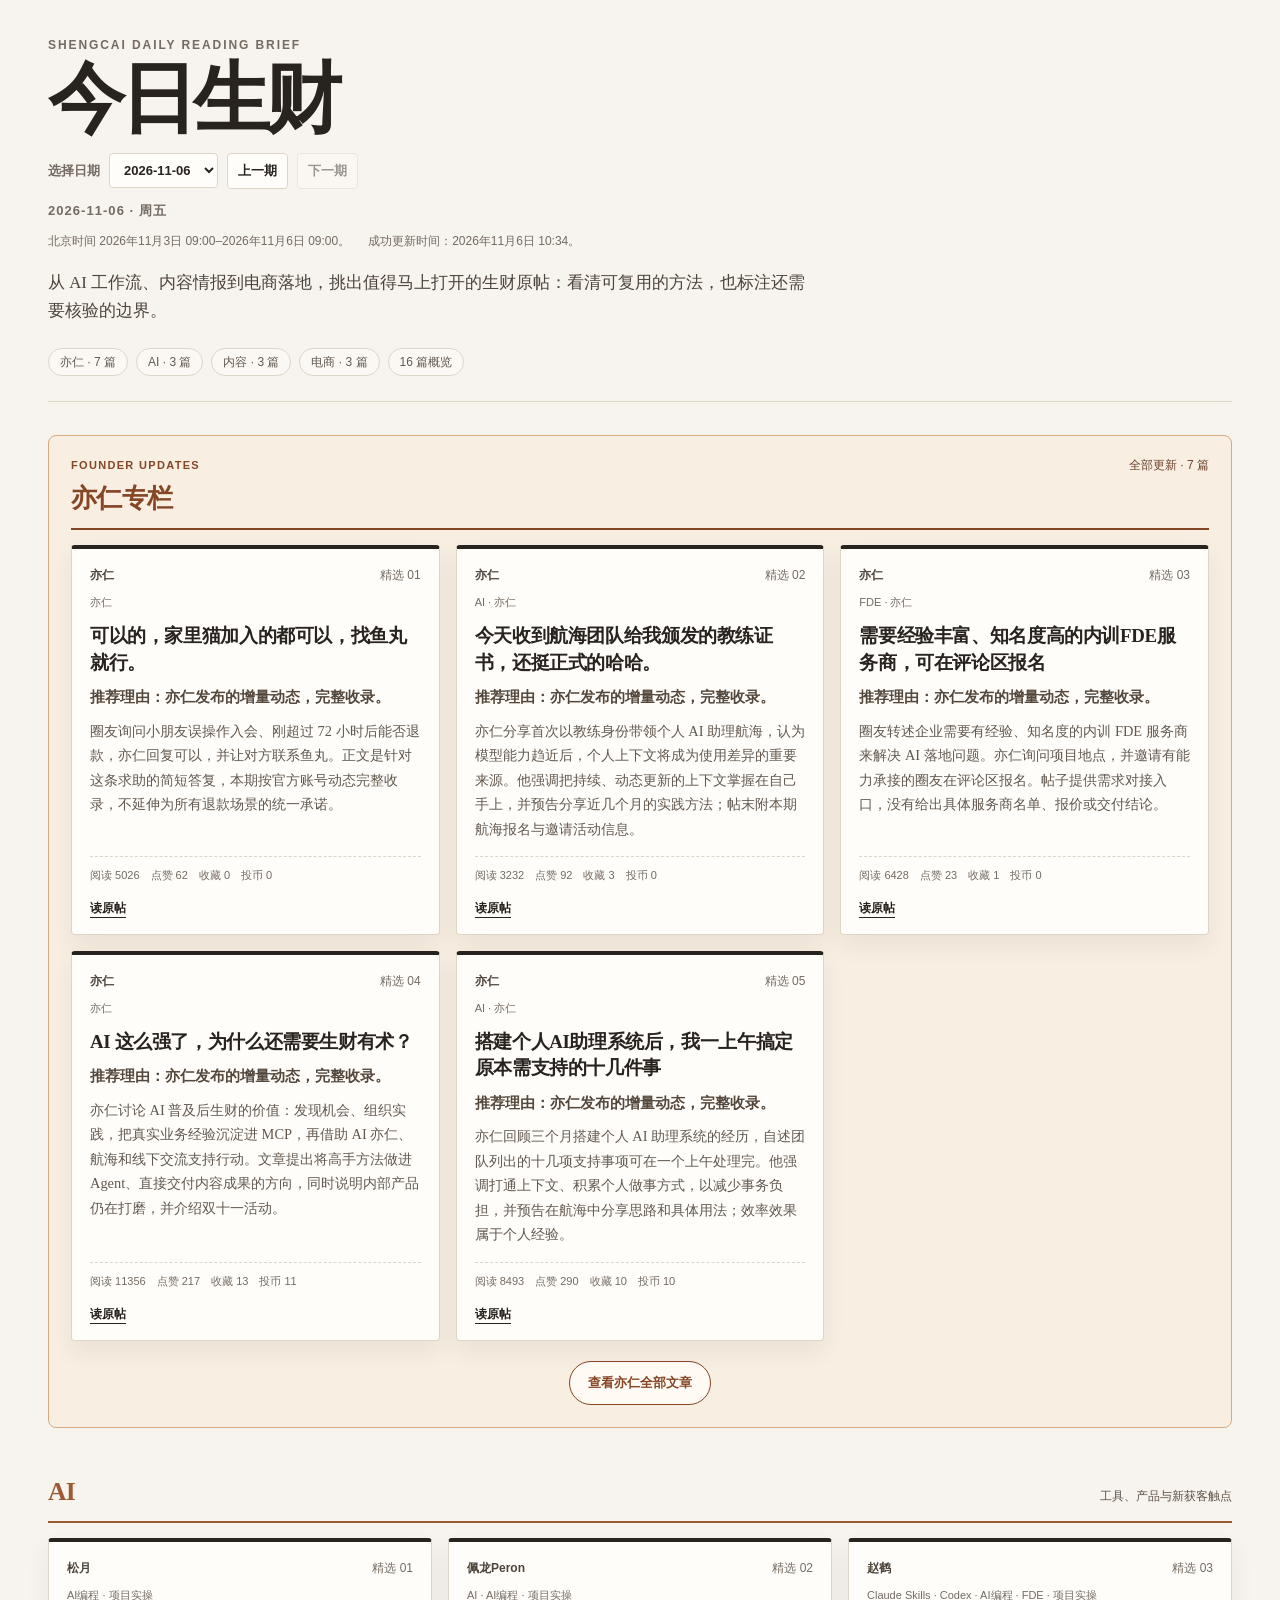
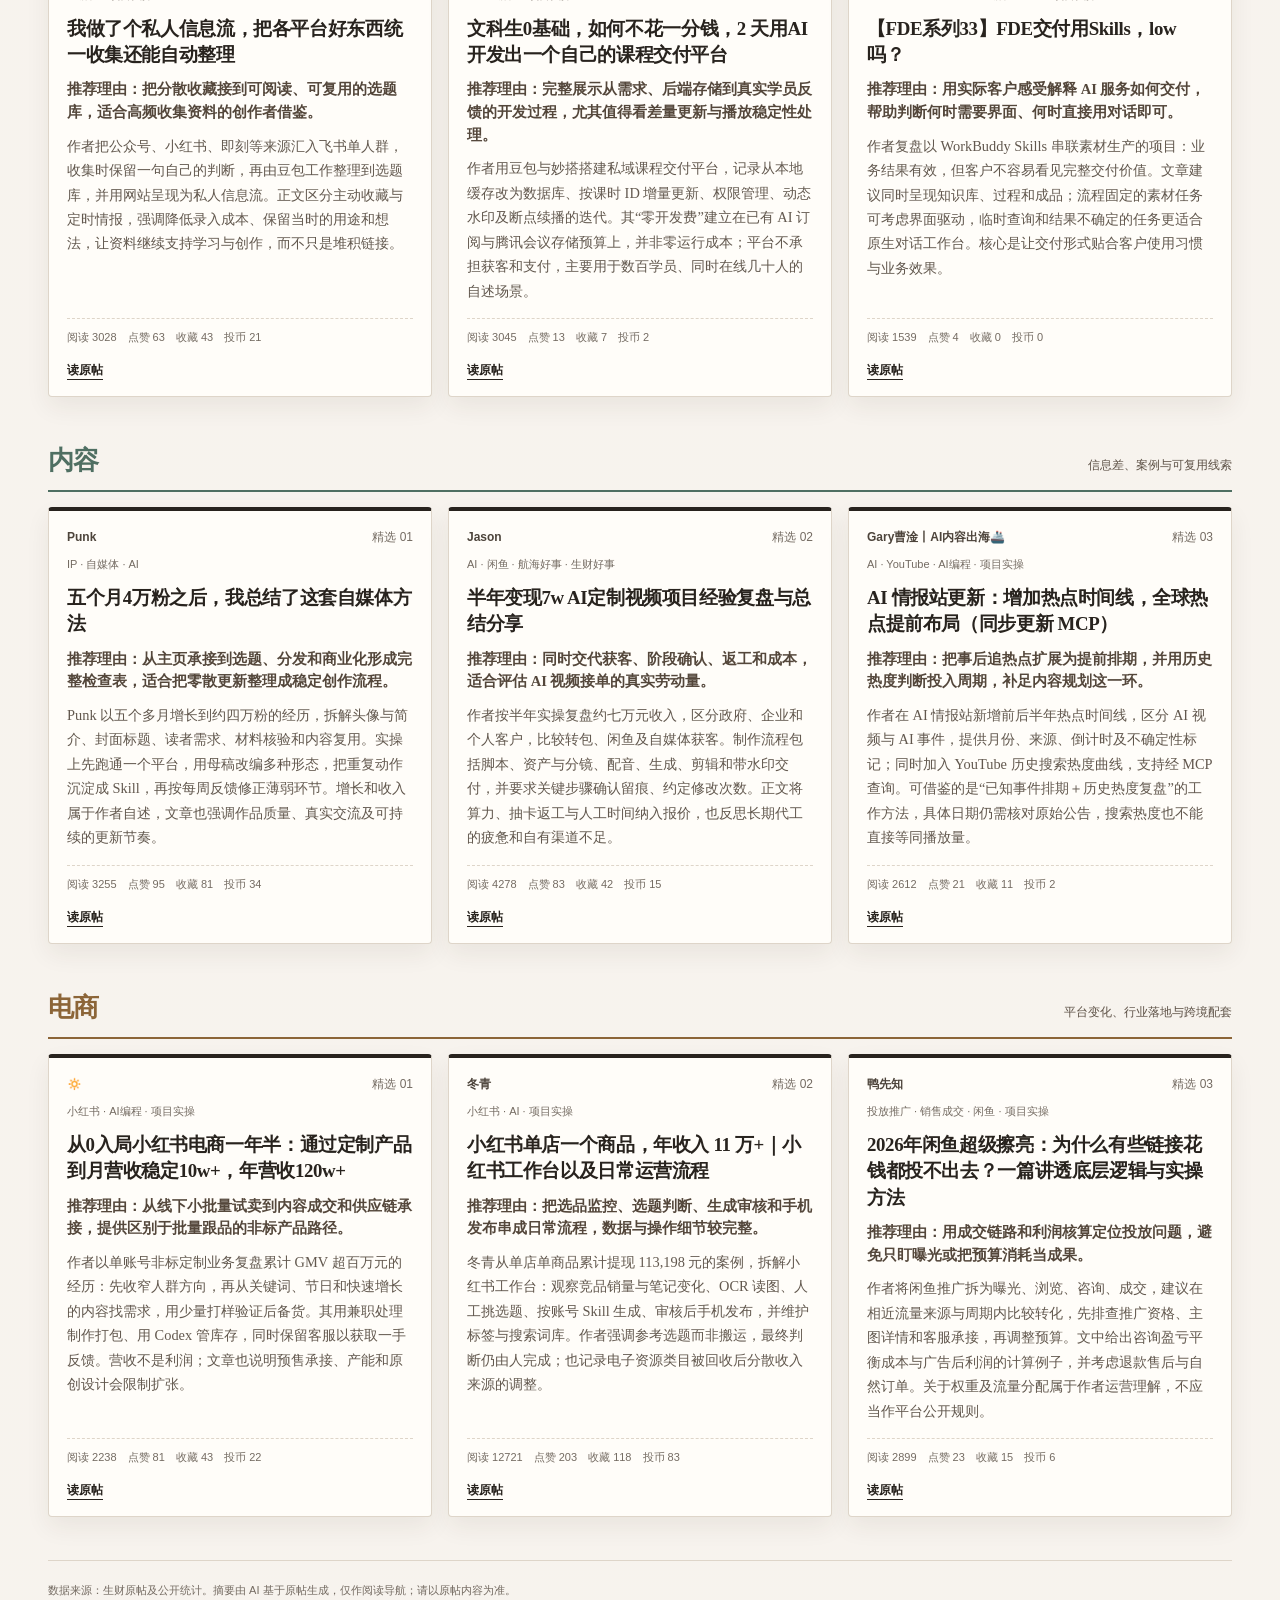
<file: index.html>
<!doctype html>
<html lang="zh-CN">
<head>
  <meta charset="utf-8">
  <meta name="viewport" content="width=device-width, initial-scale=1">
  <title>今日生财｜历史精选</title>
  <link rel="icon" type="image/svg+xml" href="data:image/svg+xml,%3Csvg xmlns='http://www.w3.org/2000/svg' viewBox='0 0 64 64'%3E%3Crect width='64' height='64' rx='14' fill='%230d2238'/%3E%3Cpath d='M18 19h28v7H18zm0 13h21v7H18zm0 13h28v7H18z' fill='%23f0b35d'/%3E%3C/svg%3E">
  <link rel="stylesheet" href="dashboard.css">
  <script src="issues.js" defer></script>
  <script src="dashboard.js" defer></script>
</head>
<body>
  <div class="page">
    <header class="masthead">
      <div class="eyebrow">Shengcai daily reading brief</div>
      <h1>今日生财</h1>
      <div class="controls" aria-label="历史期次控制">
        <label for="issue-date">选择日期</label>
        <select id="issue-date"></select>
        <button type="button" id="previous-issue">上一期</button>
        <button type="button" id="next-issue">下一期</button>
      </div>
      <p class="date" id="issue-date-label"></p>
      <div class="issue-meta" aria-label="本期数据元信息">
        <span id="time-range"></span>
        <span id="generated-at"></span>
      </div>
      <p class="intro">从 AI 工作流、内容情报到电商落地，挑出值得马上打开的生财原帖：看清可复用的方法，也标注还需要核验的边界。</p>
      <nav class="overview" aria-label="按栏目浏览精选">
        <a href="#yiren">亦仁 · <span data-count="亦仁">0</span> 篇</a>
        <a href="#ai">AI · <span data-count="AI">3</span> 篇</a>
        <a href="#content">内容 · <span data-count="内容">3</span> 篇</a>
        <a href="#ecommerce">电商 · <span data-count="电商">3</span> 篇</a>
        <span id="overview-total">9 篇概览</span>
      </nav>
    </header>
    <main>
      <p id="empty-state" class="empty-state" hidden>暂无可用期次，稍后再来查看。</p>
      <section class="section yiren-section" id="yiren" data-section="亦仁">
        <div class="section-heading"><div><p class="yiren-kicker">Founder updates</p><h2>亦仁专栏</h2></div><p id="yiren-total">全部更新 · 0 篇</p></div>
        <p id="yiren-empty" class="yiren-empty" hidden>本期亦仁暂无更新</p>
        <div class="cards" id="yiren-cards"></div>
        <a id="yiren-archive-link" href="yiren.html" class="yiren-archive-link">查看亦仁全部文章</a>
      </section>
      <section class="section" id="ai" data-section="AI"><div class="section-heading"><h2>AI</h2><p>工具、产品与新获客触点</p></div><div class="cards"></div></section>
      <section class="section" id="content" data-section="内容"><div class="section-heading"><h2>内容</h2><p>信息差、案例与可复用线索</p></div><div class="cards"></div></section>
      <section class="section" id="ecommerce" data-section="电商"><div class="section-heading"><h2>电商</h2><p>平台变化、行业落地与跨境配套</p></div><div class="cards"></div></section>
    </main>
    <footer>
      <p>数据来源：生财原帖及公开统计。摘要由 AI 基于原帖生成，仅作阅读导航；请以原帖内容为准。</p>
    </footer>
  </div>
</body>
</html>
</file>
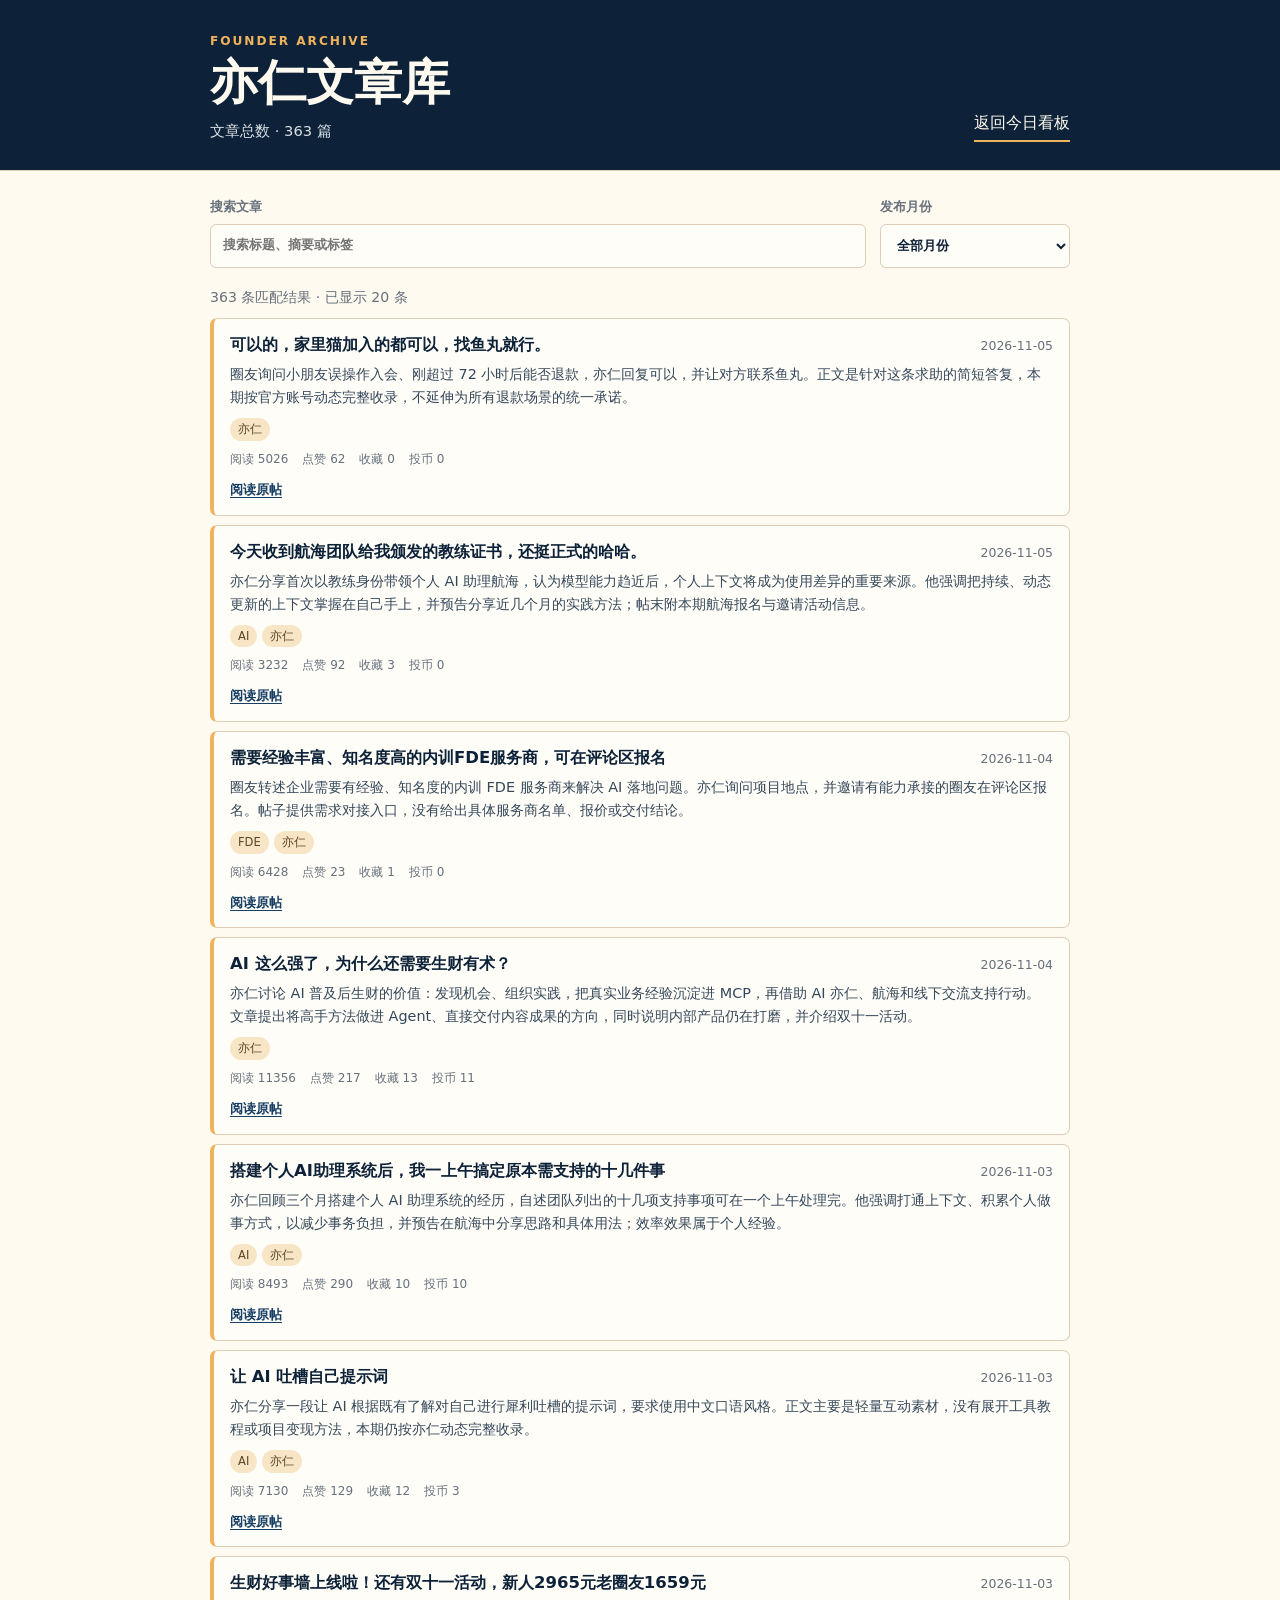
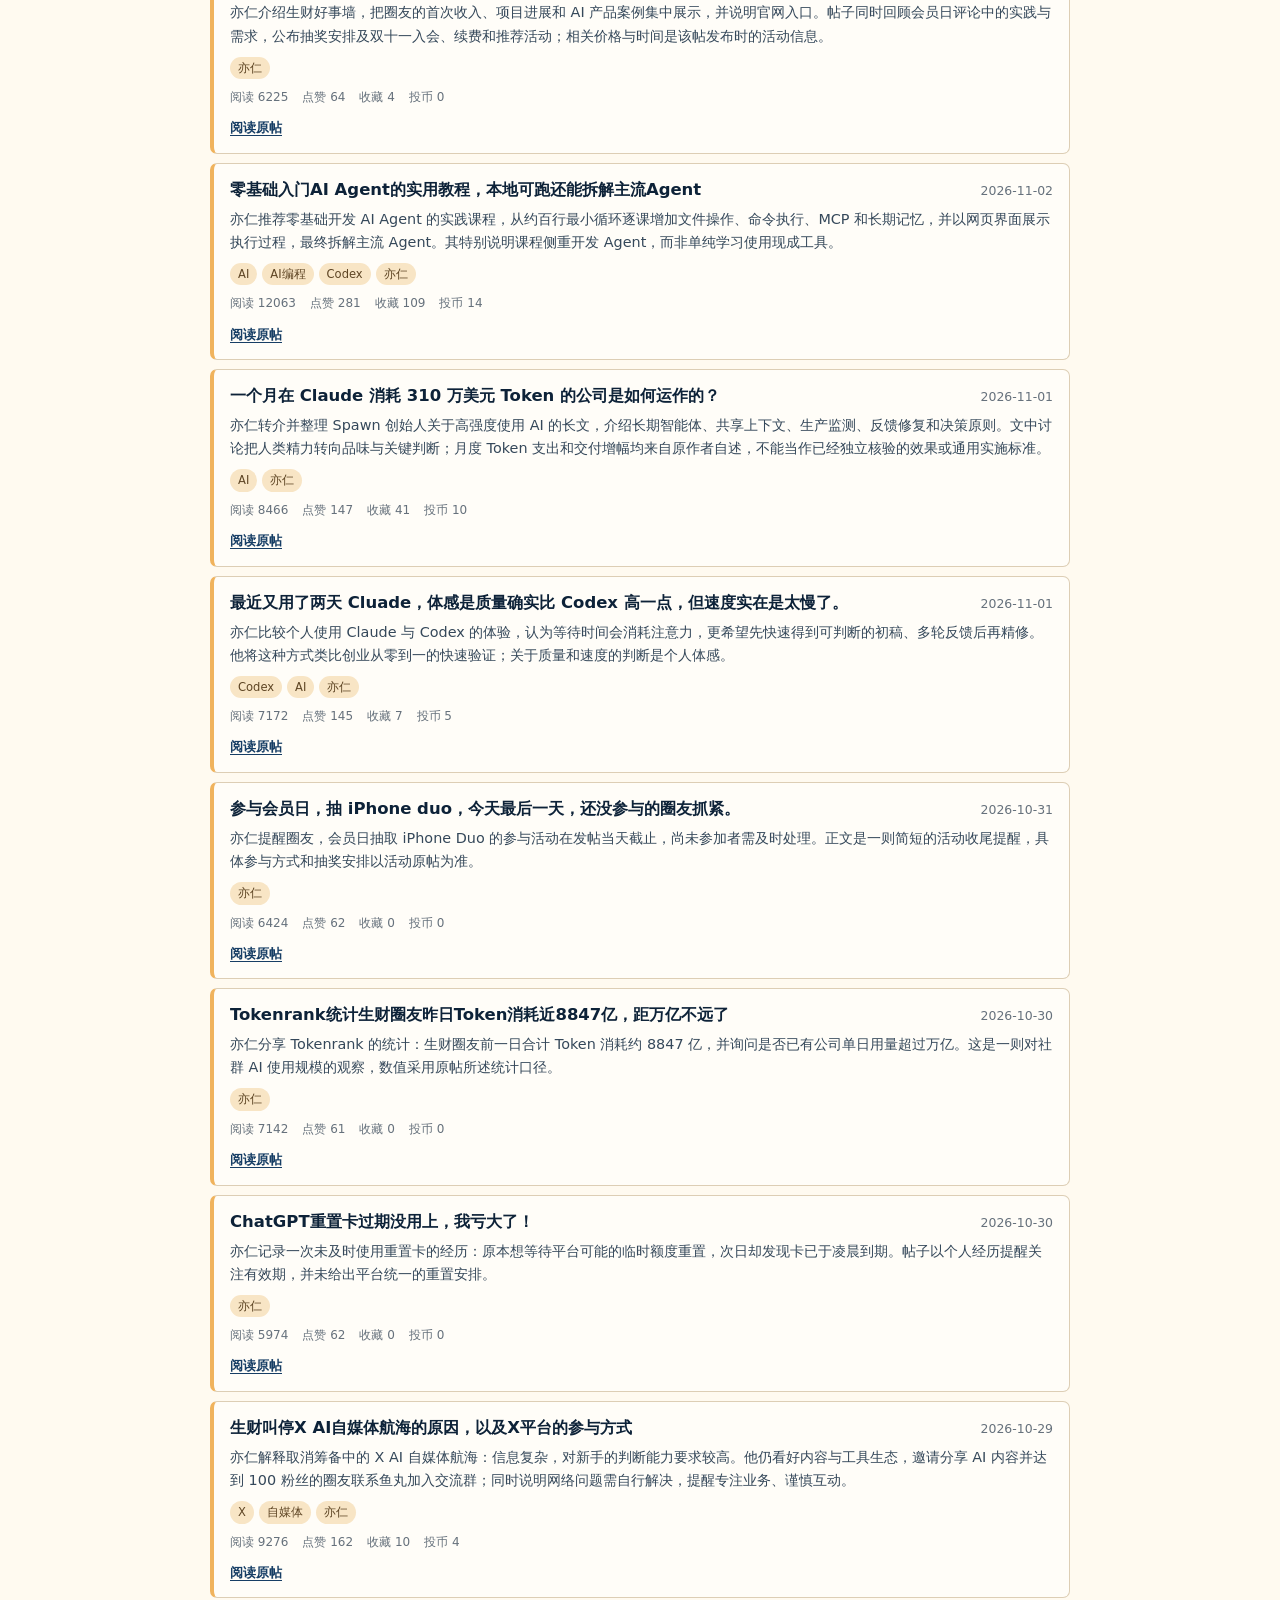
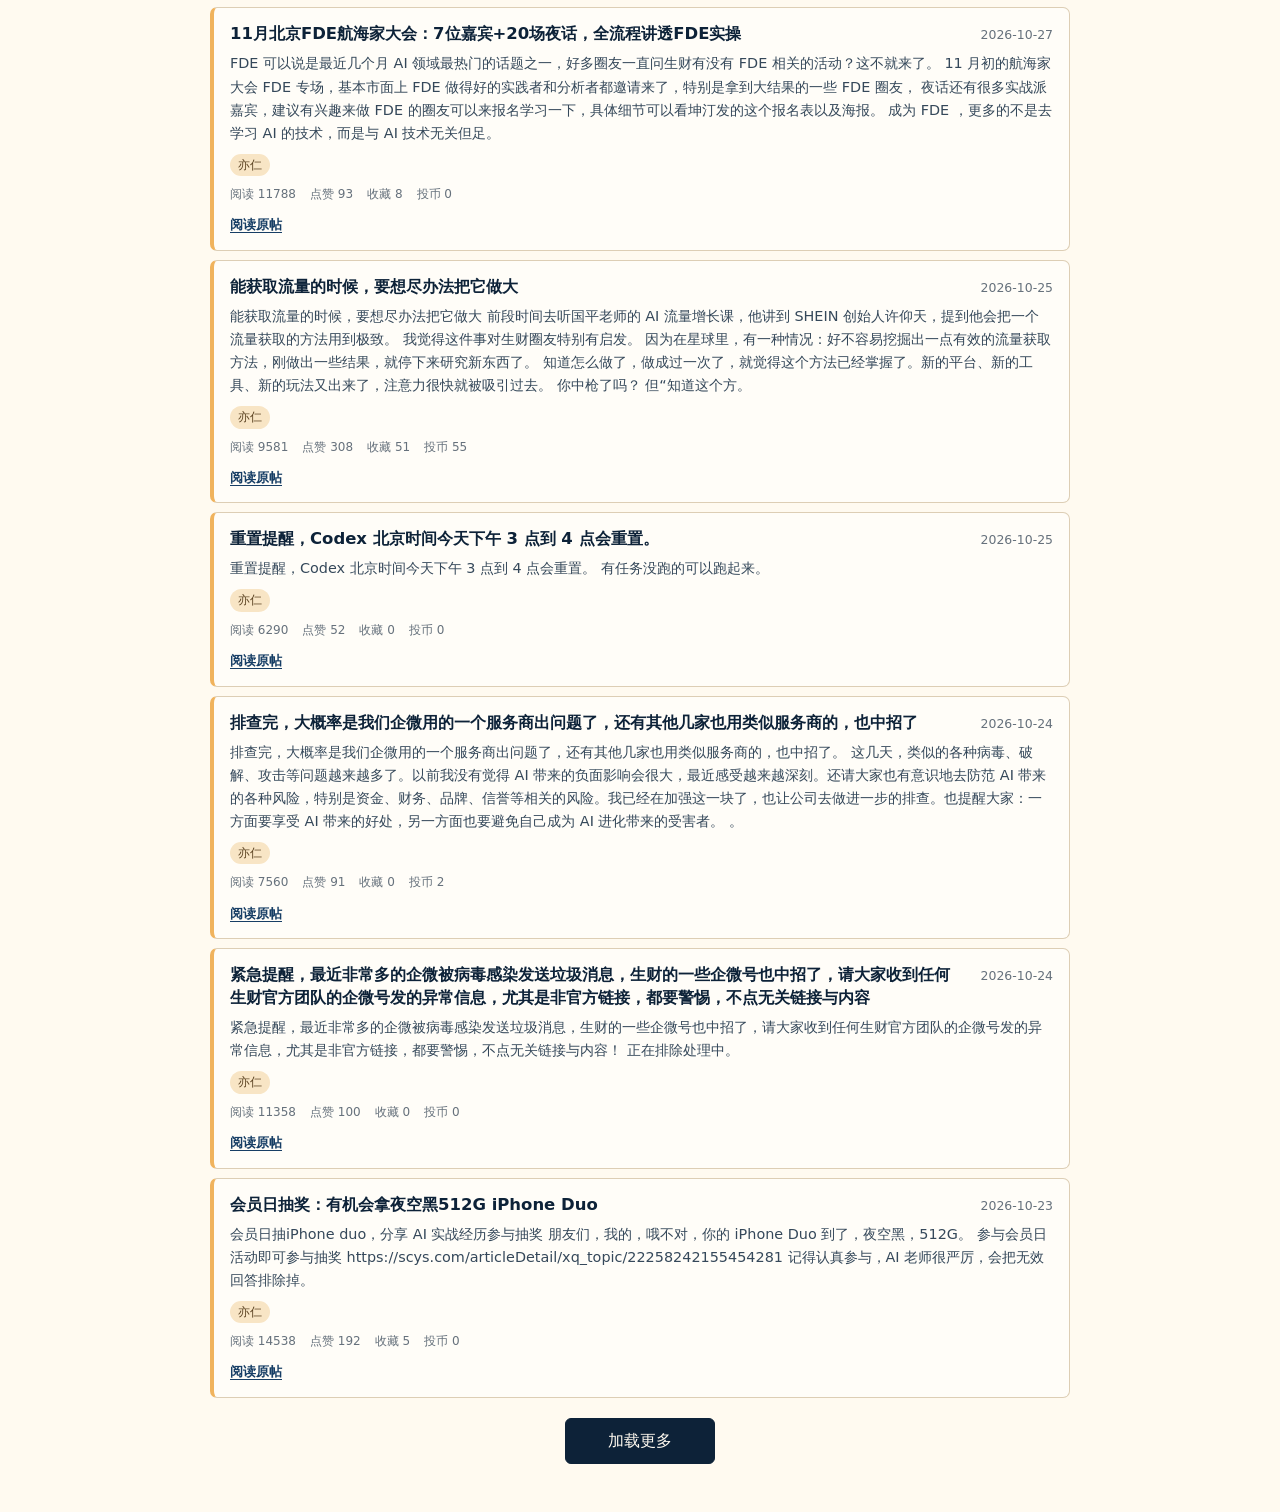
<file: yiren.html>
<!doctype html>
<html lang="zh-CN">
<head>
  <meta charset="utf-8">
  <meta name="viewport" content="width=device-width, initial-scale=1">
  <meta name="description" content="亦仁文章归档，支持搜索、月份筛选和渐进加载。">
  <title>亦仁文章库 · 今日看板</title>
  <link rel="icon" type="image/svg+xml" href="data:image/svg+xml,%3Csvg xmlns='http://www.w3.org/2000/svg' viewBox='0 0 64 64'%3E%3Crect width='64' height='64' rx='14' fill='%230d2238'/%3E%3Cpath d='M18 19h28v7H18zm0 13h21v7H18zm0 13h28v7H18z' fill='%23f0b35d'/%3E%3C/svg%3E">
  <link rel="stylesheet" href="yiren.css">
</head>
<body>
  <header class="archive-header">
    <div class="header-inner">
      <div>
        <p class="eyebrow">Founder archive</p>
        <h1>亦仁文章库</h1>
        <p id="yiren-total" class="archive-total">文章总数 · 0 篇</p>
      </div>
      <a class="back-link" href="index.html">返回今日看板</a>
    </div>
  </header>

  <main class="archive-main">
    <section class="controls" aria-label="文章筛选">
      <label class="field" for="yiren-search">
        <span>搜索文章</span>
        <input id="yiren-search" type="search" placeholder="搜索标题、摘要或标签" autocomplete="off">
      </label>
      <label class="field month-field" for="yiren-month">
        <span>发布月份</span>
        <select id="yiren-month">
          <option value="">全部月份</option>
        </select>
      </label>
    </section>

    <p id="yiren-results" class="results" role="status" aria-live="polite">0 条结果</p>
    <div id="yiren-error" class="state state-error" role="alert" hidden>文章数据缺失或格式不正确，请稍后重试。</div>
    <div id="yiren-empty" class="state" hidden>暂无文章。</div>
    <ol id="yiren-list" class="archive-list" aria-label="亦仁文章列表"></ol>
    <button id="yiren-load-more" class="load-more" type="button" hidden>加载更多</button>
  </main>

  <script src="yiren-posts.js"></script>
  <script src="yiren.js"></script>
</body>
</html>
</file>
<file: dashboard.css>
:root { --paper:#f4efe7; --ink:#28231e; --muted:#746b62; --line:#ded5c9; --card:#fffdf9; --yiren:#854626; --ai:#9b5a35; --content:#4f6f62; --commerce:#8c6538; --shadow:0 10px 24px rgba(58,43,29,.07); }
* { box-sizing:border-box; }
html { background:var(--paper); }
body { margin:0; color:var(--ink); background:linear-gradient(rgba(255,255,255,.28),rgba(255,255,255,.28)),var(--paper); font-family:Georgia,"Noto Serif SC","Songti SC",serif; line-height:1.65; }
a { color:inherit; }
.page { max-width:1240px; margin:0 auto; padding:38px 28px 30px; }
.masthead { border-bottom:1px solid var(--line); padding-bottom:25px; }
.eyebrow { color:var(--muted); font:700 12px/1.2 Arial,sans-serif; letter-spacing:.16em; text-transform:uppercase; }
h1 { margin:10px 0 15px; font-size:clamp(2.35rem,6vw,4.8rem); line-height:.98; letter-spacing:-.06em; }
.controls { display:flex; flex-wrap:wrap; align-items:center; gap:9px; color:var(--muted); font:600 13px/1.4 Arial,sans-serif; }
select, button { border:1px solid var(--line); border-radius:4px; padding:8px 10px; color:var(--ink); background:var(--card); font:600 13px Arial,sans-serif; cursor:pointer; }
select:hover, button:hover, select:focus-visible, button:focus-visible { border-color:var(--ai); outline:2px solid rgba(155,90,53,.35); outline-offset:2px; }
button:disabled { cursor:not-allowed; opacity:.45; }
.date { color:var(--muted); font:600 13px/1.4 Arial,sans-serif; letter-spacing:.08em; }
.issue-meta { display:flex; flex-wrap:wrap; gap:7px 18px; margin-top:8px; color:var(--muted); font:12px/1.45 Arial,sans-serif; }
.issue-meta span { display:inline-block; }
.intro { max-width:760px; margin:19px 0 23px; font-size:1.05rem; color:#4d443b; }
.overview { display:flex; flex-wrap:wrap; gap:8px; }
.overview > span, .overview > a { border:1px solid var(--line); border-radius:999px; padding:5px 11px; color:#62594f; background:rgba(255,253,249,.54); font:12px/1.4 Arial,sans-serif; text-decoration:none; }
.overview a:hover, .overview a:focus-visible { border-color:currentColor; outline:2px solid rgba(155,90,53,.35); outline-offset:2px; }
main { padding-top:33px; }
.empty-state { margin:0 0 40px; padding:24px; border:1px dashed var(--line); color:var(--muted); background:rgba(255,253,249,.6); text-align:center; }
.section { margin-bottom:43px; }
.section-heading { display:flex; align-items:baseline; justify-content:space-between; gap:18px; margin-bottom:15px; border-bottom:2px solid currentColor; padding-bottom:8px; }
.section-heading h2 { margin:0; font-size:1.6rem; letter-spacing:-.025em; }
.section-heading p { margin:0; color:#5d5146; font:12px/1.3 Arial,sans-serif; }
.yiren-section { padding:22px; border:1px solid #d6ab83; border-radius:8px; color:var(--yiren); background:#f8eee2; }
.yiren-section .section-heading { border-color:var(--yiren); }
.yiren-section .section-heading .yiren-kicker { margin:0 0 5px; color:var(--yiren); font:700 11px/1.35 Arial,sans-serif; letter-spacing:.12em; text-transform:uppercase; }
.yiren-section .section-heading > p { color:#6b432d; }
.yiren-empty { margin:0; padding:18px; border:1px dashed #c7a487; border-radius:4px; color:#664a38; background:#fffaf3; text-align:center; }
.yiren-archive-link { display:block; width:max-content; max-width:100%; min-height:44px; margin:20px auto 0; padding:9px 18px; border:1px solid var(--yiren); border-radius:999px; color:var(--yiren); background:#fffaf3; font:600 13px/24px Arial,sans-serif; text-align:center; text-decoration:none; }
.yiren-archive-link:hover, .yiren-archive-link:focus-visible { border-color:#673319; color:#673319; background:#fff5e9; outline:2px solid var(--yiren); outline-offset:3px; }
.section[data-section="AI"] { color:var(--ai); } .section[data-section="内容"] { color:var(--content); } .section[data-section="电商"] { color:var(--commerce); }
.cards { display:grid; grid-template-columns:repeat(3,minmax(0,1fr)); gap:16px; }
.article-card { display:flex; min-width:0; flex-direction:column; color:var(--ink); border:1px solid var(--line); border-top:4px solid currentColor; border-radius:4px; padding:18px 18px 16px; background:var(--card); box-shadow:var(--shadow); }
.meta { display:flex; justify-content:space-between; gap:12px; color:var(--muted); font:12px/1.4 Arial,sans-serif; } .author { color:#4d443b; font-weight:700; }
.tags { margin:10px 0 0; color:var(--muted); font:11px/1.55 Arial,sans-serif; }
.article-card h3 { margin:12px 0 10px; color:var(--ink); font-size:1.18rem; line-height:1.4; letter-spacing:-.02em; }
.reason { margin:0 0 10px; color:#54473b; font-size:.91rem; font-weight:700; line-height:1.55; } .summary { flex:1; margin:0; color:#62584e; font-size:.9rem; line-height:1.7; }
.stats { display:flex; flex-wrap:wrap; gap:7px 11px; margin:15px 0 16px; padding-top:11px; border-top:1px dashed var(--line); color:var(--muted); font:11px/1.35 Arial,sans-serif; }
.read-link { align-self:flex-start; border-bottom:1px solid currentColor; color:inherit; font:700 12px/1.5 Arial,sans-serif; text-decoration:none; }
.read-link:hover, .read-link:focus-visible { border-bottom-width:2px; outline:2px solid currentColor; outline-offset:3px; }
footer { margin-top:7px; border-top:1px solid var(--line); padding-top:17px; color:var(--muted); font:11px/1.65 Arial,sans-serif; } footer p { margin:3px 0; }
@media (min-width:1051px) { .cards { grid-template-columns:repeat(3,minmax(0,1fr)); } }
@media (min-width:761px) and (max-width:1050px) { .cards { grid-template-columns:repeat(2,minmax(0,1fr)); } }
@media (max-width:760px) { .page { padding:25px 16px 24px; } .masthead { padding-bottom:20px; } .intro { font-size:.98rem; } main { padding-top:25px; } .section { margin-bottom:32px; } .yiren-section { padding:16px; } .section-heading { align-items:flex-start; flex-direction:column; gap:2px; } .cards { grid-template-columns:1fr; gap:13px; } .article-card { padding:16px; } .article-card h3 { font-size:1.12rem; } }
</file>
<file: yiren.css>
:root {
  color-scheme: light;
  --ink: #0d2238;
  --accent: #f0b35d;
  --paper: #fffaf0;
  --paper-deep: #f7eddb;
  --muted: #66717c;
  --line: #ddceb5;
  --error: #9d302f;
  font-family: "Microsoft YaHei", "PingFang SC", system-ui, sans-serif;
}

* { box-sizing: border-box; }

body {
  margin: 0;
  color: var(--ink);
  background: var(--paper);
  line-height: 1.6;
}

a { color: inherit; }

[hidden] { display: none !important; }

.archive-header {
  border-bottom: 1px solid var(--line);
  background: var(--ink);
  color: var(--paper);
}

.header-inner,
.archive-main {
  width: min(860px, calc(100% - 40px));
  margin: 0 auto;
}

.header-inner {
  display: flex;
  align-items: end;
  justify-content: space-between;
  gap: 28px;
  padding: 32px 0 28px;
}

.eyebrow {
  margin: 0 0 4px;
  color: var(--accent);
  font-size: .76rem;
  font-weight: 700;
  letter-spacing: .16em;
  text-transform: uppercase;
}

h1 {
  margin: 0;
  font-size: clamp(1.9rem, 5vw, 3rem);
  line-height: 1.15;
}

.archive-total {
  margin: 8px 0 0;
  color: #d9e0e5;
  font-size: .92rem;
}

.back-link {
  flex: none;
  border-bottom: 2px solid var(--accent);
  padding: 5px 0;
  text-decoration: none;
}

.archive-main { padding: 26px 0 48px; }

.controls {
  display: grid;
  grid-template-columns: minmax(0, 1fr) 190px;
  gap: 14px;
}

.field {
  display: grid;
  gap: 6px;
  color: var(--muted);
  font-size: .8rem;
  font-weight: 700;
}

input,
select,
button { font: inherit; }

input,
select {
  width: 100%;
  min-height: 44px;
  border: 1px solid var(--line);
  border-radius: 6px;
  padding: 9px 12px;
  color: var(--ink);
  background: #fffdf8;
}

:focus-visible {
  outline: 3px solid var(--ink);
  outline-offset: 3px;
}

.archive-header :focus-visible {
  outline-color: var(--accent);
}

.results {
  margin: 18px 0 10px;
  color: var(--muted);
  font-size: .88rem;
}

.archive-list {
  display: grid;
  gap: 9px;
  margin: 0;
  padding: 0;
  list-style: none;
}

.post-card {
  border: 1px solid var(--line);
  border-left: 4px solid var(--accent);
  border-radius: 7px;
  padding: 14px 16px 13px;
  background: #fffdf8;
}

.post-heading {
  display: flex;
  align-items: baseline;
  justify-content: space-between;
  gap: 16px;
}

.post-title {
  margin: 0;
  font-size: 1.03rem;
  line-height: 1.4;
}

.post-date {
  flex: none;
  color: var(--muted);
  font-size: .78rem;
}

.post-summary {
  margin: 7px 0 0;
  color: #35485a;
  font-size: .9rem;
}

.post-tags {
  display: flex;
  flex-wrap: wrap;
  gap: 5px;
  margin: 9px 0 0;
  padding: 0;
  list-style: none;
}

.post-tag {
  border-radius: 999px;
  padding: 2px 8px;
  color: #5e4524;
  background: #f8e5c5;
  font-size: .72rem;
}

.post-stats {
  display: flex;
  flex-wrap: wrap;
  gap: 6px 14px;
  margin: 9px 0 0;
  padding: 0;
  color: var(--muted);
  font-size: .75rem;
  list-style: none;
}

.post-link {
  display: inline-block;
  margin-top: 10px;
  color: #173e65;
  font-size: .84rem;
  font-weight: 700;
  text-underline-offset: 3px;
}

.state {
  border: 1px dashed var(--line);
  border-radius: 7px;
  padding: 28px 18px;
  text-align: center;
  color: var(--muted);
  background: var(--paper-deep);
}

.state-error {
  border-color: #d9a5a2;
  color: var(--error);
  background: #fff4f2;
}

.load-more {
  display: block;
  min-width: 150px;
  margin: 20px auto 0;
  border: 1px solid var(--ink);
  border-radius: 6px;
  padding: 9px 18px;
  color: var(--paper);
  background: var(--ink);
  cursor: pointer;
}

.load-more:hover { background: #173e65; }

@media (max-width: 760px) {
  .header-inner,
  .archive-main { width: min(100% - 28px, 860px); }

  .header-inner {
    align-items: flex-start;
    flex-direction: column;
    gap: 16px;
    padding: 24px 0 22px;
  }

  .controls { grid-template-columns: 1fr; }
  .post-heading { display: block; }
  .post-date { display: block; margin-top: 3px; }
}
</file>
